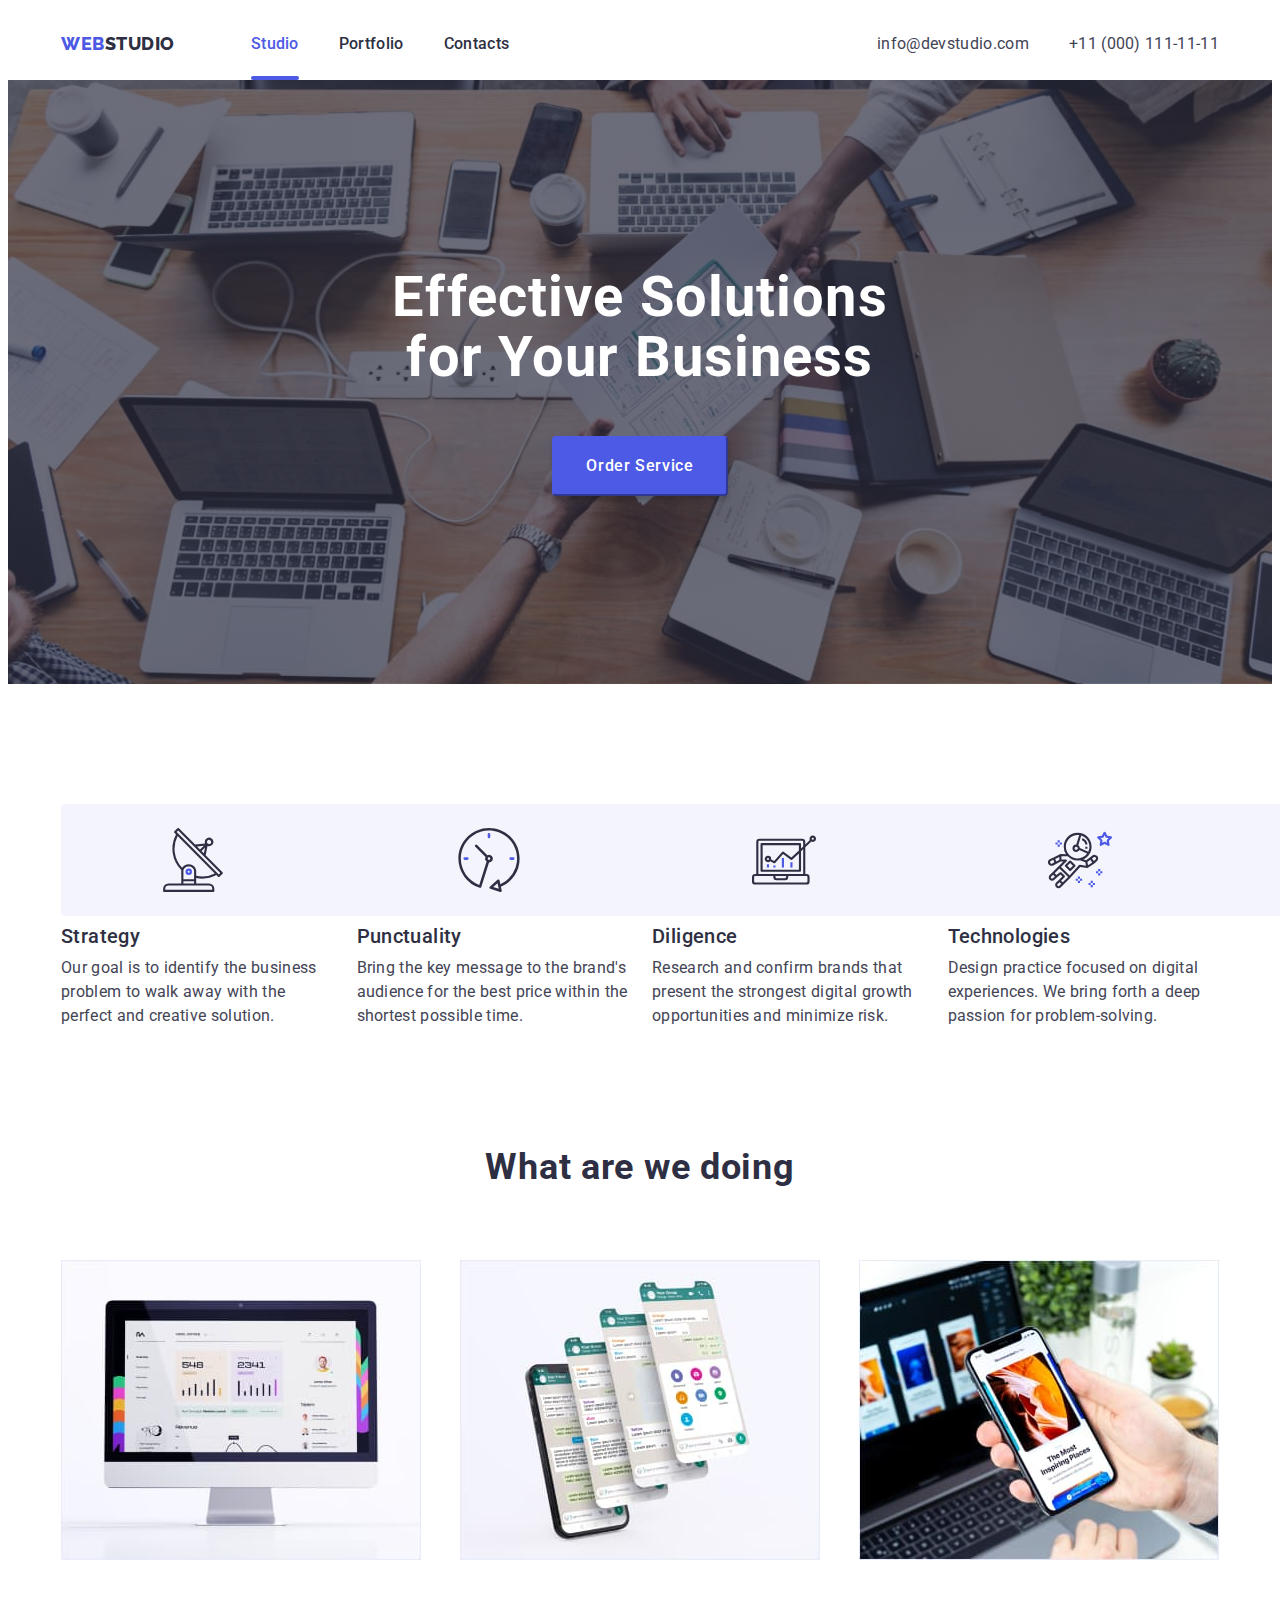
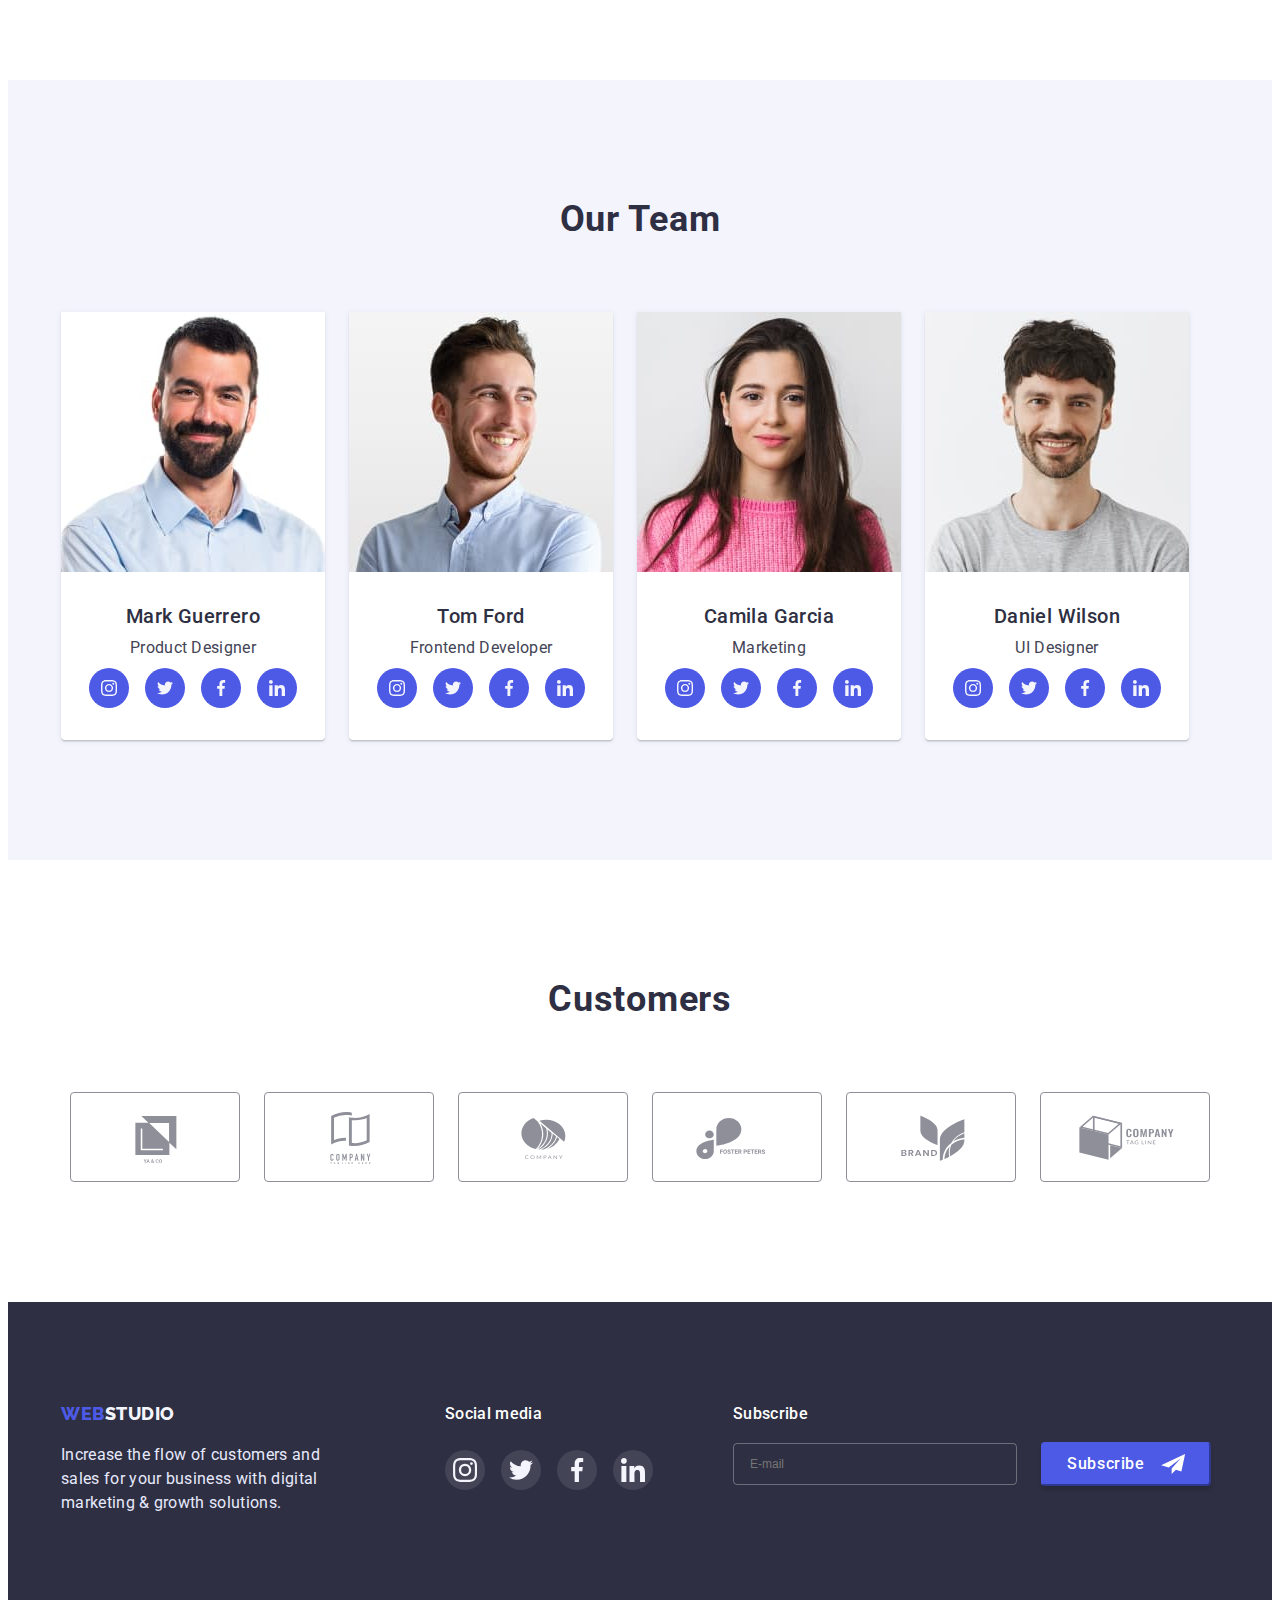
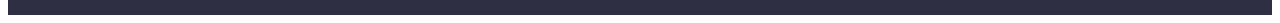
<file: index.html>
<!DOCTYPE html>
<html lang="en">
<head>
    <meta charset="UTF-8">
    <meta http-equiv="X-UA-Compatible" content="IE=edge">
    <meta name="viewport" content="width=device-width, initial-scale=1.0">
    <title>WebStudio</title>
    <link rel="preconnect" href="https://fonts.googleapis.com">
    <link rel="preconnect" href="https://fonts.gstatic.com" crossorigin>
    <link
        href="https://fonts.googleapis.com/css2?family=Raleway:wght@800&family=Roboto:wght@400;500;700;900&display=swap"
        rel="stylesheet">
    <link rel="stylesheet" href="https://cdnjs.cloudflare.com/ajax/libs/modern-normalize/1.1.0/modern-normalize.min.css"
        integrity="sha512-wpPYUAdjBVSE4KJnH1VR1HeZfpl1ub8YT/NKx4PuQ5NmX2tKuGu6U/JRp5y+Y8XG2tV+wKQpNHVUX03MfMFn9Q=="
        crossorigin="anonymous" referrerpolicy="no-referrer" />

    <link rel="stylesheet" href="./css/styles.css">
</head>
<body>
<!-- Header -->
    <header>
        <div class="container">
            <div class="header-container">
                
            <nav class="header-nav">
                <a class="logo-web" href="./index.html" >Web<span class="logo-dark">studio</span></a>
                <ul class="header-link">
                    <li class="header-menu"> <a class="nav-link current" href="./index.html">Studio</a></li>
                    <li class="header-menu"> <a class="nav-link" href="./portfolio.html">Portfolio</a></li>
                    <li class="header-menu"> <a class="nav-link" href="">Contacts</a></li>
                </ul>
            </nav>
            <address>
                <ul class="address-link">
                    <li>    <a class="address-menu" href="mailto:info@devstudio.com">info@devstudio.com</a></li>
                    <li>    <a class="address-menu" href="tel:+110001111111">+11 (000) 111-11-11</a></li>
                </ul>
            </address>
            </div>
        </div>
    </header>
    <main>
<!-- hero section -->
        <section class="hero-section">
            <div class="container">
                <div class="hero-wrapper"> 
                    <h1 class="hero-title">Effective Solutions for Your Business</h1>
                    <button class="hero-button" type="button" data-modal-open>Order Service</button>
                </div>
            </div>
        </section>
<!-- feature section -->
        <section class="features-section">
            <div class="container">
            <h2 hidden>features</h2>
            <ul class="features-list">
                <li class="features-item">
                    <div class="features-icons">
                    <svg class="features-icon">
                        <use href="./images/icons.svg#icon-antenna"></use>
                    </svg>
                    </div>
                    <h3 class="slogan-title">Strategy</h3>
                        <p>Our goal is to identify the business
                            problem to walk away with the perfect and creative solution.  </p>
                </li>
                <li class="features-item">
                    <div class="features-icons">
                    <svg class="features-icon">
                        <use href="./images/icons.svg#icon-clock"></use>
                    </svg>
                    </div>
                    <h3 class="slogan-title">Punctuality</h3>
                        <p>Bring the key message to the brand's audience for the best price within the shortest possible time. </p>
                </li>
                <li class="features-item">
                    <div class="features-icons">
                    <svg class="features-icon">
                        <use href="./images/icons.svg#icon-diagram"></use>
                    </svg>
                    </div>
                    <h3 class="slogan-title">Diligence</h3>
                        <p>Research and confirm brands that present the strongest digital growth opportunities and minimize risk. </p>
                </li>
                <li class="features-item">
                    <div class="features-icons">
                    <svg class="features-icon">
                        <use href="./images/icons.svg#icon-astronaut"></use>
                    </svg>
                    </div>
                    <h3 class="slogan-title">Technologies</h3>
                        <p>Design practice focused on digital experiences. We bring forth a deep passion for problem-solving. </p>
                </li>
            </ul>
            </div>
        </section>
<!-- job description -->
        <section class="description-section">
            <div class="container">
                <h2 class="secondary-title">What are we doing</h2>
                <ul class="description-list">
                    <li class="description-item"><img 
                            src="./images/img-comp.jpg" 
                            alt="monitor"
                            width="360"
                            height="300">
                    </li>
                    <li class="description-item">
                        <img src="./images/img-mob-soft.jpg" 
                            alt="mobile soft"
                            width="360"
                            height="300">
                    </li>
                    <li class="description-item">
                    <img src="./images/img-mob.jpg" 
                            alt="mobile phone"
                            width="360"
                            height="300">
                    </li>
                </ul>
            </div>
        </section>
<!-- section Team -->
        <section class="section-team">
            <div class="container">
            <h2 class="team-title">Our Team</h2>
                <ul class="team-link">
                    <li class="team-item">
                        <img src="./images/product-designer.jpg" alt="product designer photo" width="264" height="260">
                        <div class="team-text">
                            <h3 class="team-names">Mark Guerrero</h3>
                            <p>Product Designer</p>
                            <ul class="social-list">
                                <li class="social-item"><a class="social-link" href="#"><svg class="social-icon">
                                            <use href="./images/icons.svg#icon-instagram"></use>
                                        </svg></a></li>
                                <li class="social-item"><a class="social-link" href="#"><svg class="social-icon">
                                            <use href="./images/icons.svg#icon-twitter"></use>
                                        </svg></a></li>
                                <li class="social-item"><a class="social-link" href="#"><svg class="social-icon">
                                            <use href="./images/icons.svg#icon-facebook"></use>
                                        </svg></a></li>
                                <li class="social-item"><a class="social-link" href="#"><svg class="social-icon">
                                            <use href="./images/icons.svg#icon-linkedin"></use>
                                        </svg></a></li>
                            </ul>
                        </div>
                    </li>
                    <li class="team-item">
                        <img src="./images/frontend-developer.jpg" alt="frontend developer photo" width="264" height="260">
                        <div class="team-text">
                            <h3 class="team-names">Tom Ford</h3>
                            <p>Frontend Developer</p>
                            <ul class="social-list">
                                <li class="social-item"><a class="social-link" href="#"><svg class="social-icon">
                                            <use href="./images/icons.svg#icon-instagram"></use>
                                        </svg></a></li>
                                <li class="social-item"><a class="social-link" href="#"><svg class="social-icon">
                                            <use href="./images/icons.svg#icon-twitter"></use>
                                        </svg></a></li>
                                <li class="social-item"><a class="social-link" href="#"><svg class="social-icon">
                                            <use href="./images/icons.svg#icon-facebook"></use>
                                        </svg></a></li>
                                <li class="social-item"><a class="social-link" href="#"><svg class="social-icon">
                                            <use href="./images/icons.svg#icon-linkedin"></use>
                                        </svg></a></li>
                            </ul>  
                        </div>
                    </li>
                    <li class="team-item">
                        <img src="./images/marketing.jpg" alt="marketing photo" width="264" height="260">
                        <div class="team-text">
                            <h3 class="team-names">Camila Garcia</h3>
                            <p>Marketing</p>
                            <ul class="social-list">
                                <li class="social-item"><a class="social-link" href="#"><svg class="social-icon">
                                            <use href="./images/icons.svg#icon-instagram"></use>
                                        </svg></a></li>
                                <li class="social-item"><a class="social-link" href="#"><svg class="social-icon">
                                            <use href="./images/icons.svg#icon-twitter"></use>
                                        </svg></a></li>
                                <li class="social-item"><a class="social-link" href="#"><svg class="social-icon">
                                            <use href="./images/icons.svg#icon-facebook"></use>
                                        </svg></a></li>
                                <li class="social-item"><a class="social-link" href="#"><svg class="social-icon">
                                            <use href="./images/icons.svg#icon-linkedin"></use>
                                        </svg></a></li>
                            </ul>
                        </div>
                    </li>
                    <li class="team-item">
                        <img src="./images/ul-designer.jpg" alt="Designer photo" width="264" height="260">
                        <div class="team-text">
                            <h3 class="team-names">Daniel Wilson</h3>
                            <p>UI Designer</p>
                            <ul class="social-list">
                                <li class="social-item"><a class="social-link" href="#"><svg class="social-icon">
                                            <use href="./images/icons.svg#icon-instagram"></use>
                                        </svg></a></li>
                                <li class="social-item"><a class="social-link" href="#"><svg class="social-icon">
                                            <use href="./images/icons.svg#icon-twitter"></use>
                                        </svg></a></li>
                                <li class="social-item"><a class="social-link" href="#"><svg class="social-icon">
                                            <use href="./images/icons.svg#icon-facebook"></use>
                                        </svg></a></li>
                                <li class="social-item"><a class="social-link" href="#"><svg class="social-icon">
                                            <use href="./images/icons.svg#icon-linkedin"></use>
                                        </svg></a></li>
                            </ul>  
                        </div>
                    </li>
                </ul>  
                </div>
        </section>
        <section class="section-client">
            <div class="container">
            <h2 class="client-title">Customers</h2>
                <ul class="client-list">
                    <li class="client-link"><a class="client-icon" href="#"><svg class="client-icons">
                                                <use href="./images/icons.svg#icon-logo-one"></use>
                                            </svg></a></li>
                    <li class="client-link"><a class="client-icon" href="#"><svg class="client-icons">
                                                <use href="./images/icons.svg#icon-logo-two"></use>
                                            </svg></a></li>
                    <li class="client-link"><a class="client-icon" href="#"><svg class="client-icons">
                                                <use href="./images/icons.svg#icon-logo-three"></use>
                                            </svg></a></li>
                    <li class="client-link"><a class="client-icon" href="#"><svg class="client-icons">
                                                <use href="./images/icons.svg#icon-logo-four"></use>
                                            </svg></a></li>
                    <li class="client-link"><a class="client-icon" href="#"><svg class="client-icons">
                                                <use href="./images/icons.svg#icon-logo-five"></use>
                                            </svg></a></li>
                    <li class="client-link"><a class="client-icon" href="#"><svg class="client-icons">
                                                <use href="./images/icons.svg#icon-logo-six"></use>
                                            </svg></a></li>
                </ul>
            </div>
        </section>
    </main>
<!-- footer -->
    <footer class="footer-back">
        <div class="container footer-container">
            <div class="footer-item">
                <a class="logo-web" href="./index.html">Web<span class="logo-light">studio</span></a>
                <p class="footer-text">Increase the flow of customers and sales for your business with digital marketing & growth solutions.</p>
            </div>
            <div class="social-footer">
                <h2 class="footer-title">Social media</h2>
                    <ul class="social-list">
                        <li class="social-item-footer"><a class="social-link-footer" href="#"><svg class="social-icon-footer">
                                    <use href="./images/icons.svg#icon-instagram"></use>
                                </svg></a></li>
                        <li class="social-item-footer"><a class="social-link-footer" href="#"><svg class="social-icon-footer">
                                    <use href="./images/icons.svg#icon-twitter"></use>
                                 </svg></a></li>
                        <li class="social-item-footer"><a class="social-link-footer" href="#"><svg class="social-icon-footer">
                                       <use href="./images/icons.svg#icon-facebook"></use>
                                  </svg></a></li>
                         <li class="social-item-footer"><a class="social-link-footer" href="#"><svg class="social-icon-footer">
                                    <use href="./images/icons.svg#icon-linkedin"></use>
                                </svg></a></li>
                     </ul>
            </div>
            <div class="footer-subscribe">
                <form action="#" class="footer-form">
                    <p class="footer-title">Subscribe</p>
                    <div class="footer-subscribe-field">
                        <label for="user_email" class="footer-subscribe-filed"></label>
                        <input type="mail" name="email" placeholder="E-mail" id="user_email" class="imput-mail" />
                        <button type="submit" class="hero-button subscribe-button">Subscribe<svg class="footer-send">
                            <use href="./images/icons.svg#icon-send"></use>
                            </svg>
                        </button>
                    </div>
                </form>
            </div>
        </div>
    </footer>
    <!-- modal-window -->
    <div class="backdrop is-hidden" data-modal>
        <div class="modal">
            <button class="modal-close" type="button" data-modal-close><svg class="close">
                <use href="./images/icons.svg#icon-close"></use>
            </svg></button>
            <form action="#" class="modal-form" autocomplete="off">
                <p class="form-deskription">Leave your contacts and we will call you back</p>
                <label class="modal-label">
                    Name
                    <input type="text" name="name" class="form-input" required>
                    <svg class="form-icon">
                        <use href="./images/icons.svg#icon-person"></use>
                    </svg>
                </label>
                <label class="modal-label">
                    Phone
                    <input type="tel" name="phone" class="form-input" placeholder=" " required>
                    <svg class="form-icon">
                        <use href="./images/icons.svg#icon-phone"></use>
                    </svg>
                </label>
                <label class="modal-label">
                    Email
                    <input type="email" name="mail" class="form-input" required>
                    <svg class="form-icon">
                        <use href="./images/icons.svg#icon-email"></use>
                    </svg>
                </label>
                <label class="modal-label textarea-label">
                    Comment
                    <textarea name="comment" class="form-input textarea" placeholder="Text Input" rows="7"></textarea>
                </label>
                <label class="modal-checkbox">
                    <input type="checkbox" name="checkbox" class="checkbox">
                    <svg class="check-icon">
                        <use href="./images/icons.svg#icon-check"></use>
                    </svg>
                    I accept the terms and conditions of the
                    <a href="#">Privacy Policy</a>
                </label>
                <div class="modal-button-send">
                    <button type="submit" class="modal-send">Send</button>
                </div>

            </form>

        </div> 

    </div>

    <script src="./js/modal.js"></script>
</body>
</html>
</file>
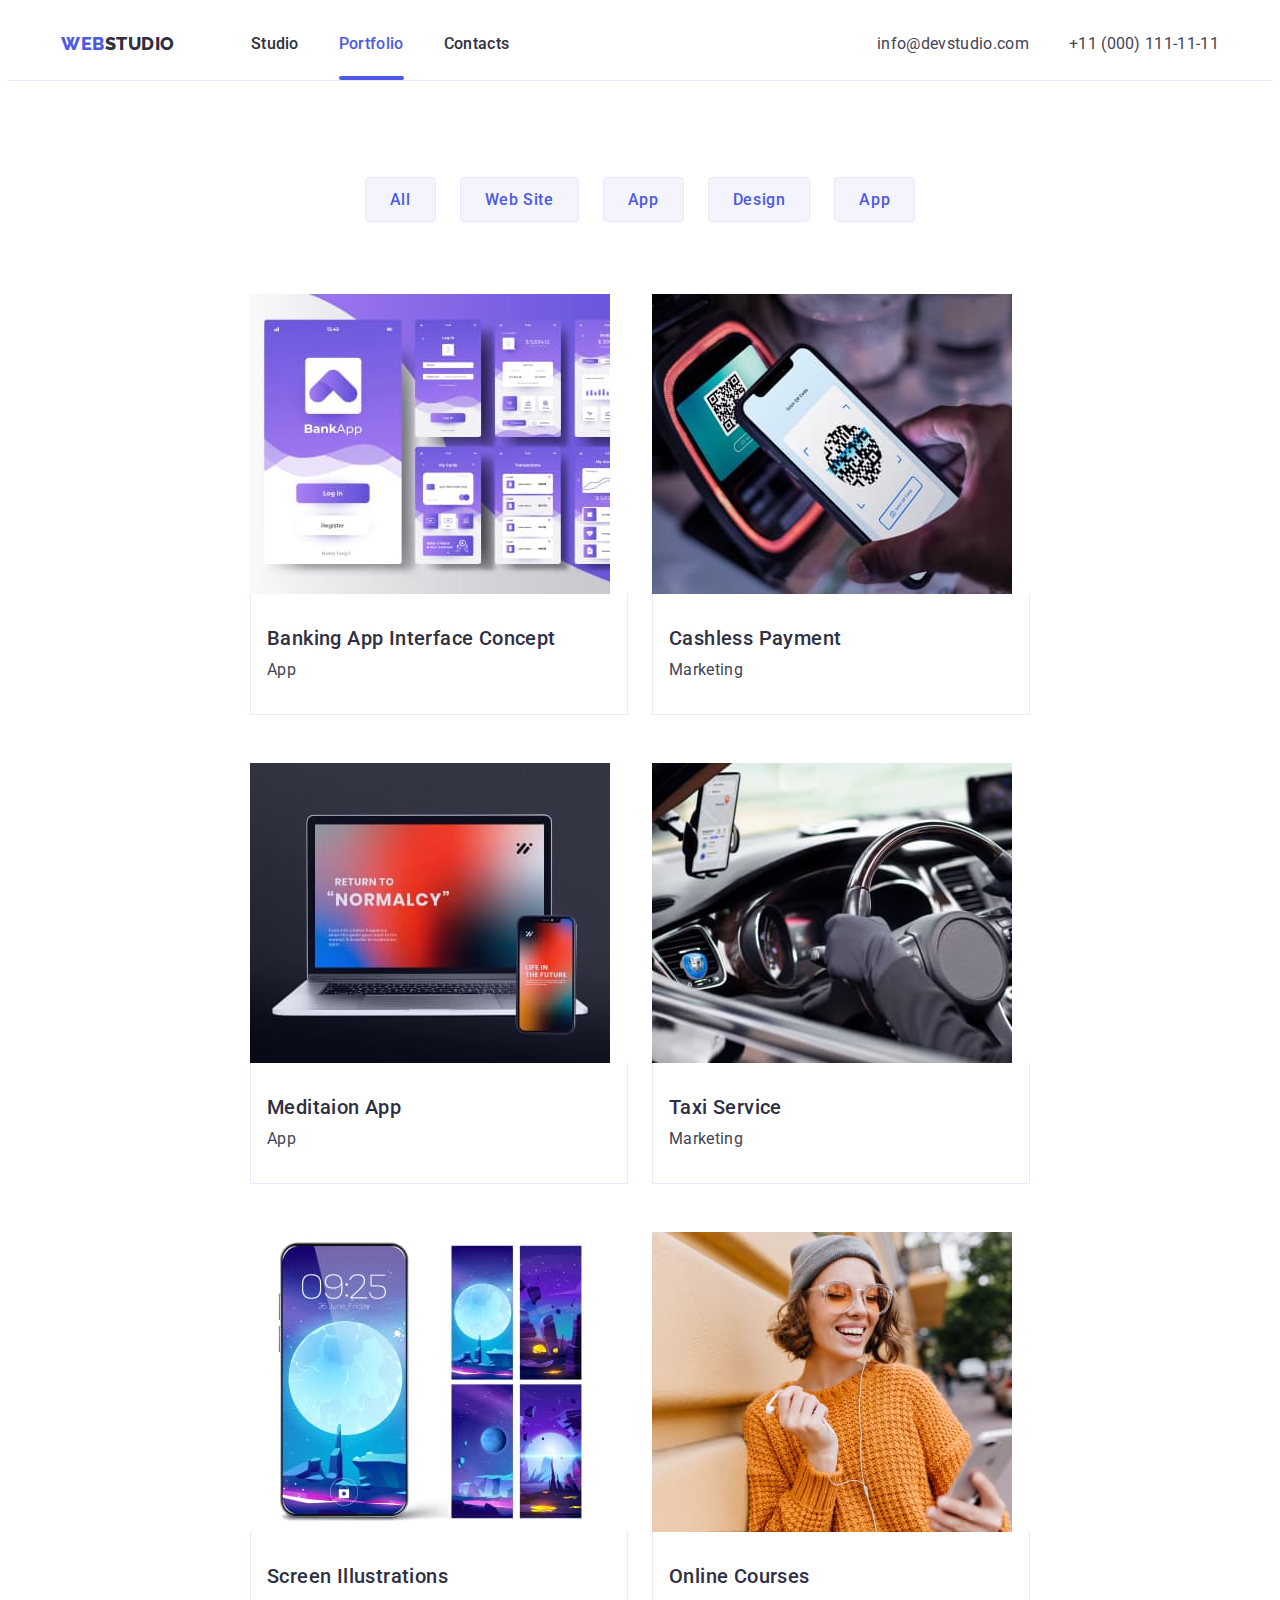
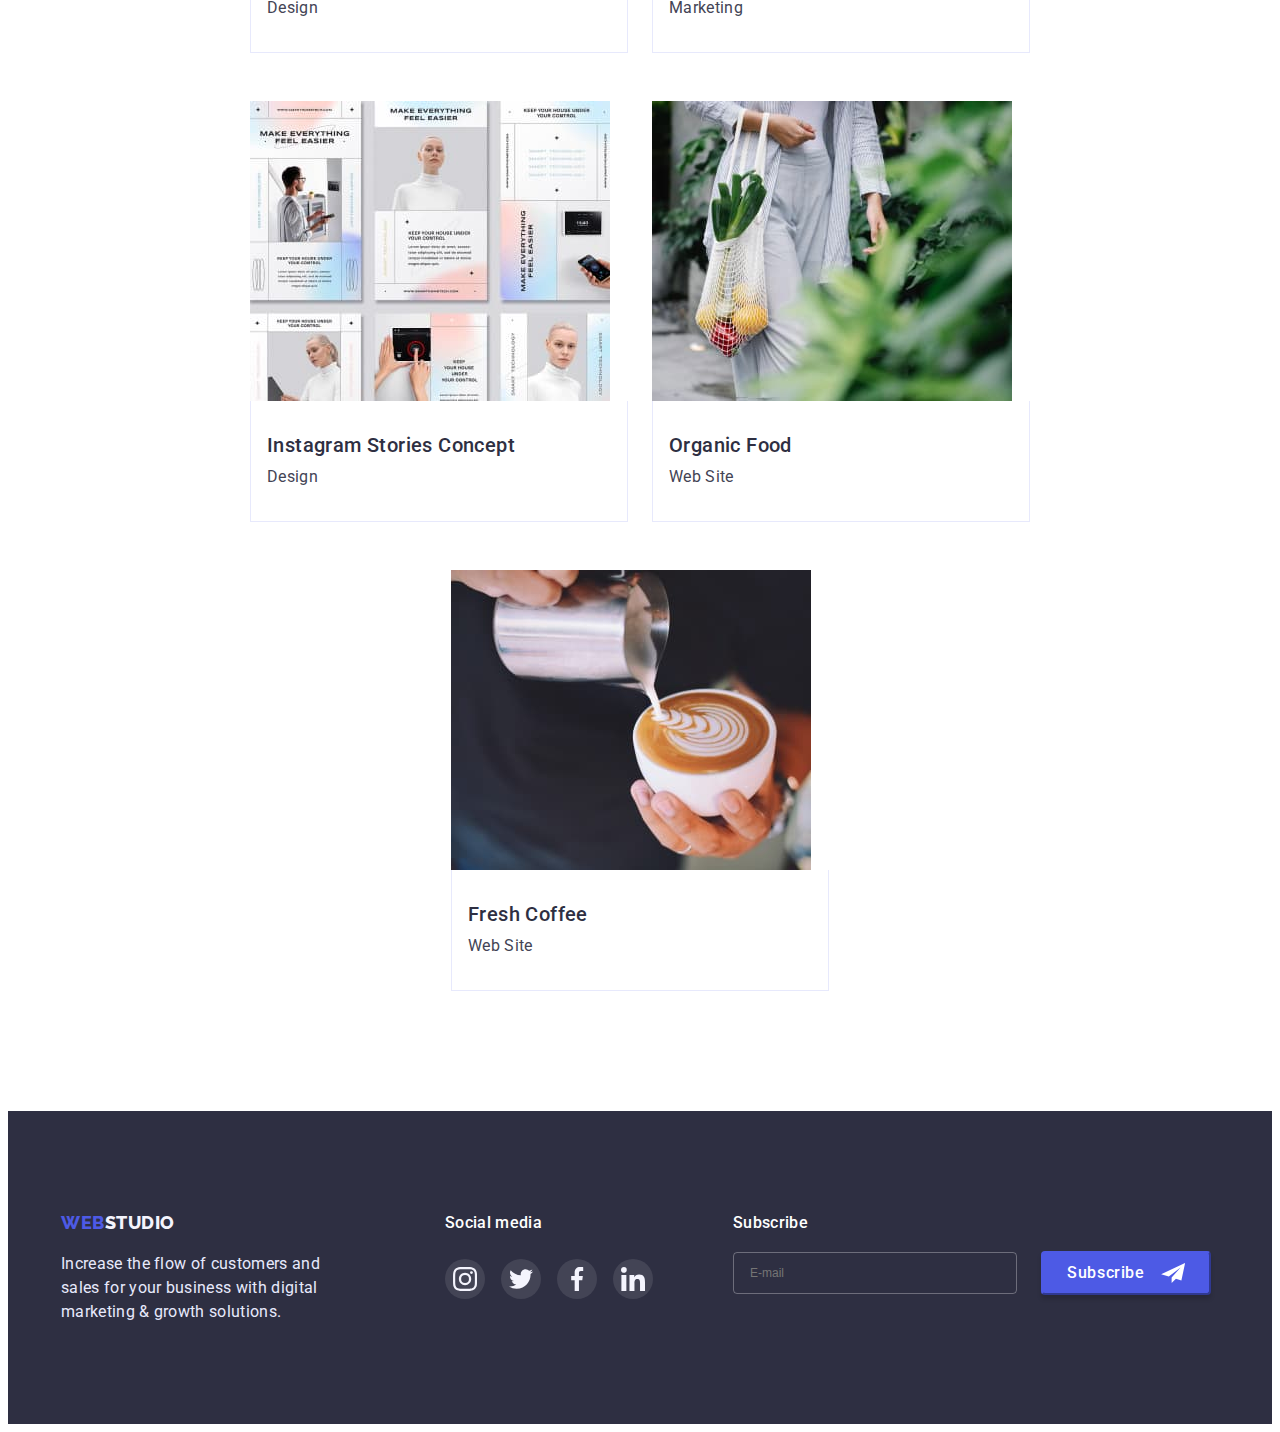
<file: portfolio.html>
<!DOCTYPE html>
<html lang="en">
<head>
    <meta charset="UTF-8">
    <meta http-equiv="X-UA-Compatible" content="IE=edge">
    <meta name="viewport" content="width=device-width, initial-scale=1.0">
    <title>WebStudio</title>
    <link rel="preconnect" href="https://fonts.googleapis.com">
    <link rel="preconnect" href="https://fonts.gstatic.com" crossorigin>
    <link href="https://fonts.googleapis.com/css2?family=Raleway:wght@800&family=Roboto:wght@400;500;700;900&display=swap"
        rel="stylesheet">
    <link rel="stylesheet" href="https://cdnjs.cloudflare.com/ajax/libs/modern-normalize/1.1.0/modern-normalize.min.css"
        integrity="sha512-wpPYUAdjBVSE4KJnH1VR1HeZfpl1ub8YT/NKx4PuQ5NmX2tKuGu6U/JRp5y+Y8XG2tV+wKQpNHVUX03MfMFn9Q=="
        crossorigin="anonymous" referrerpolicy="no-referrer" />

    <link rel="stylesheet" href="./css/styles.css">
</head>
<body>
    <header class="header">
        <div class="container">
            <div class="header-container">
                <nav class="header-nav">
                    <a class="logo-web" href="./index.html">Web<span class="logo-dark">studio</span></a>
                    <ul class="header-link">
                        <li class="header-menu"> <a class="nav-link" href="./index.html">Studio</a></li>
                        <li class="header-menu"> <a class="nav-link current" href="./portfolio.html">Portfolio</a></li>
                        <li class="header-menu"> <a class="nav-link" href="">Contacts</a></li>
                    </ul>
                </nav>
                <address>
                    <ul class="address-link">
                        <li> <a class="address-menu" href="mailto:info@devstudio.com">info@devstudio.com</a></li>
                        <li> <a class="address-menu" href="tel:+110001111111">+11 (000) 111-11-11</a></li>
                    </ul>
                </address>
            </div>
        </div>
    </header>
    <main>
    <!-- portfolio section -->
        <section class="section-portfolio">
            <div class="container nav-portfolio">
                <h1 hidden>features</h1>
                <ul class="nav-button">
                    <li><button class="filter-button" type="button">All</button></li>
                    <li><button class="filter-button" type="button">Web Site</button></li>
                    <li><button class="filter-button" type="button">App</button></li>
                    <li><button class="filter-button" type="button">Design</button></li>
                    <li><button class="filter-button" type="button">App</button></li>
                </ul>
            </div>
            <div class="container cards">
                <ul class="cards-item">
                    <li class="card">
                        <a class="link-portfolio" href="#">
                            <div class="cards-description">
                                <img src="./images/app-interface.jpg" alt="mobile interface" width="360" height="300">
                            <div class="cards-overlay">    
                                <p>14 Stylish and User-Friendly App Design Concepts · Task Manager App · Calorie Tracker App · Exotic Fruit Ecommerce App · Cloud Storage App</p>
                            </div>
                            </div>
                            <div class="cards-text">
                                <h2 class="filter-title">Banking App Interface Concept</h2>
                                <p class="text-portfolio">App</p>
                            </div>
                        </a>
                    </li>
                    <li class="card">
                        <a class="link-portfolio" href="#">
                        <div class="cards-description">
                        <img src="./images/cashless-payment.jpg" alt="mobile app" width="360" height="300">
                            <div class="cards-overlay">
                                <p>14 Stylish and User-Friendly App Design Concepts · Task Manager App · Calorie Tracker App · Exotic Fruit Ecommerce App · Cloud Storage App</p>
                            </div>
                        </div>
                        <div class="cards-text">
                        <h2 class="filter-title">Cashless Payment</h2>
                        <p class="text-portfolio">Marketing</p>
                        </div>
                        </a>
                    </li>
                    <li class="card">
                        <a class="link-portfolio" href="#">
                        <div class="cards-description">
                        <img src="./images/laptop.jpg" alt="laptop" width="360" height="300">
                            <div class="cards-overlay">    
                                <p>14 Stylish and User-Friendly App Design Concepts · Task Manager App · Calorie Tracker App · Exotic Fruit Ecommerce App · Cloud Storage App</p>
                            </div>
                        </div>
                        <div class="cards-text">
                        <h2 class="filter-title">Meditaion App</h2>
                        <p class="text-portfolio">App</p>
                        </div>
                        </a>
                    </li>
                    <li class="card">
                        <a class="link-portfolio" href="#">
                        <div class="cards-description">
                        <img src="./images/driver.jpg" alt="driver" width="360" height="300">
                            <div class="cards-overlay">    
                                <p>14 Stylish and User-Friendly App Design Concepts · Task Manager App · Calorie Tracker App · Exotic Fruit Ecommerce App · Cloud Storage App</p>
                            </div>
                        </div>
                        <div class="cards-text">
                        <h2 class="filter-title">Taxi Service</h2>
                        <p class="text-portfolio">Marketing</p>
                        </div>
                        </a>
                    </li>
                    <li class="card">
                        <a class="link-portfolio" href="#">
                        <div class="cards-description">
                        <img src="./images/mobile-screen.jpg" alt="mobile screen" width="360" height="300">
                            <div class="cards-overlay">
                                <p>14 Stylish and User-Friendly App Design Concepts · Task Manager App · Calorie Tracker App · Exotic Fruit Ecommerce App · Cloud Storage App</p>
                            </div>
                        </div>
                        <div class="cards-text">
                        <h2 class="filter-title">Screen Illustrations</h2>
                        <p class="text-portfolio">Design</p>
                        </div>
                        </a>
                    </li>
                    <li class="card">
                        <a class="link-portfolio" href="#">
                        <div class="cards-description">
                        <img src="./images/gerl.jpg" alt="girl in orange sweater" width="360" height="300">
                            <div class="cards-overlay">    
                                <p>14 Stylish and User-Friendly App Design Concepts · Task Manager App · Calorie Tracker App · Exotic Fruit Ecommerce App · Cloud Storage App</p>
                            </div>
                        </div>
                        <div class="cards-text">
                        <h2 class="filter-title">Online Courses</h2>
                        <p class="text-portfolio">Marketing</p>
                        </div>
                        </a>
                    </li>
                    <li class="card">
                        <a class="link-portfolio" href="#">
                        <div class="cards-description">
                        <img src="./images/instagram-stories.jpg" alt="instagram page" width="360" height="300">
                            <div class="cards-overlay">
                                <p>14 Stylish and User-Friendly App Design Concepts · Task Manager App · Calorie Tracker App · Exotic Fruit Ecommerce App · Cloud Storage App</p>
                            </div>
                        </div>
                        <div class="cards-text">
                        <h2 class="filter-title">Instagram Stories Concept</h2>
                        <p class="text-portfolio">Design</p>
                        </div>
                        </a>
                    </li>
                    <li class="card">
                        <a class="link-portfolio" href="#">
                        <div class="cards-description">
                        <img src="./images/vegetables.jpg" alt="vegetables" width="360" height="300">
                            <div class="cards-overlay">
                                <p>14 Stylish and User-Friendly App Design Concepts · Task Manager App · Calorie Tracker App · Exotic Fruit Ecommerce App · Cloud Storage App</p>
                            </div>
                        </div>
                        <div class="cards-text">
                        <h2 class="filter-title">Organic Food</h2>
                        <p class="text-portfolio">Web Site</p>
                        </div>
                        </a>
                    </li>
                    <li class="card">
                        <a class="link-portfolio" href="#">
                        <div class="cards-description">
                        <img src="./images/cup-of-coffee.jpg" alt="cup of coffee" width="360" height="300">
                            <div class="cards-overlay">
                                <p>14 Stylish and User-Friendly App Design Concepts · Task Manager App · Calorie Tracker App · Exotic Fruit Ecommerce App · Cloud Storage App</p>
                            </div>
                        </div>
                        <div class="cards-text">
                        <h2 class="filter-title">Fresh Coffee</h2>
                        <p class="text-portfolio">Web Site</p>
                        </div>
                        </a>
                    </li>
                </ul>
            </div>
        </section>
    </main>
    <footer class="footer-back">
        <div class="container footer-container">
            <div class="footer-item">
                <a class="logo-web" href="./index.html">Web<span class="logo-light">studio</span></a>
                <p class="footer-text">Increase the flow of customers and sales for your business with digital marketing &
                    growth solutions.</p>
            </div>
            <div class="social-footer">
                <h2 class="footer-title">Social media</h2>
                <ul class="social-list">
                    <li class="social-item-footer"><a class="social-link-footer" href="#"><svg class="social-icon-footer">
                                <use href="./images/icons.svg#icon-instagram"></use>
                            </svg></a></li>
                    <li class="social-item-footer"><a class="social-link-footer" href="#"><svg class="social-icon-footer">
                                <use href="./images/icons.svg#icon-twitter"></use>
                            </svg></a></li>
                    <li class="social-item-footer"><a class="social-link-footer" href="#"><svg class="social-icon-footer">
                                <use href="./images/icons.svg#icon-facebook"></use>
                            </svg></a></li>
                    <li class="social-item-footer"><a class="social-link-footer" href="#"><svg class="social-icon-footer">
                                <use href="./images/icons.svg#icon-linkedin"></use>
                            </svg></a></li>
                </ul>
            </div>
            <div class="footer-subscribe">
                <form action="#" class="footer-form">
                    <p class="footer-title">Subscribe</p>
                    <div class="footer-subscribe-field">
                        <label for="email" class="footer-subscribe-filed">
                            <input type="mail" name="email" placeholder="E-mail" class="imput-mail" />
                        </label>
                        <button type="submit" class="hero-button subscribe-button">Subscribe<svg class="footer-send">
                                <use href="./images/icons.svg#icon-send"></use>
                            </svg>
                        </button>
                    </div>
                </form>
            </div>
        </div>
    </footer>
</body>
</html>
</file>
<file: css/styles.css>
:root {
        --color-primary: #434455;
        --color-secondary: #E7E9FC;
        --color-dark-bg: #2E2F42;
        --color-brand: #4D5AE5;
        --color-light: #fff;
        --color-light-bg: #F4F4FD;
        --color-bg-button: #404BBF;
        --transition: 250ms cubic-bezier(0.4, 0, 0.2, 1);
}
p,
h1,
h2,
h3,
h4,
h5,
h6 {
        margin-top: 0;
        margin-bottom: 0;
}
ul {
        list-style: none;
        margin: 0;
        padding-left: 0;
}
img {
        display: block;
        max-width: 100%;
        height: auto;}
body {
        color: var(--color-primary);
        font-family: 'Roboto', sans-serif;
        font-weight: 400;
        line-height: 1.5;
        font-size: 16px;
        letter-spacing: 0.02em;
}
.header {
        border-bottom: 1px solid #E7E9FC;
}
.container {
        
        max-width: 1158px;
        margin: 0 auto;
        padding: 0 15px;
}
.header-container {
        display: flex;
        align-items: center;
        height: 72px;
        width: 100%;       
}
.header-nav {
        display: flex;
        align-items: center;
        flex-grow: 1;
        gap: 76px;
}
.header-link {
        list-style-type: none;
        display: flex;
        flex-direction: row;
        align-items: flex-start;
        gap: 40px;

}
.header-menu {
        display: flex;
}

/* Логотип */
.logo-web {
        color: var(--color-brand);
        font-family: 'Raleway',sans-serif;
        font-weight: 800;
        font-size: 18px;
        line-height: 1.33;
        letter-spacing: 0.03em;
        text-transform: uppercase;
        text-decoration: none;
        padding-top: 20px;
        padding-bottom: 20px;
}
.logo-dark {
        font-family: 'Raleway',sans-serif;
        font-weight: 800;
        font-size: 18px;
        line-height: 1.33;
        letter-spacing: 0.03em;
        text-transform: uppercase;
        color: var(--color-dark-bg);
}
.logo-light {
        color: var(--color-light-bg);
        font-family:'Raleway',sans-serif;
        font-weight: 800;
        font-size: 18px;
        line-height: 1.16;
        letter-spacing: 0.03em;
        text-transform: uppercase;
}
/* шапка */
.nav-link {
        position: relative;
        text-decoration: none;
        color: var(--color-dark-bg);
        font-size: 16px;
        font-weight: 500;
        line-height: 1.5;
        letter-spacing: 0.02em;
        padding: 24px 0;
        transition-property: color;
        transition-duration: 250ms;
        transition-timing-function: var(--transition)
        }
.nav-link.current {
                color: var(--color-brand);
        }
.nav-link.current::after {
        position: absolute;
        content: '';
        left: 0;
        width: 100%;
        height: 4px;
        border-radius: 2px;
        background-color: currentColor;
        bottom: 0;
}
.nav-link:hover,
.nav-link:focus {
        color: var(--color-bg-button);
}
.address-link {
        list-style-type: none;
        display: flex;
        align-items: center;
        gap: 40px;
}
.address-menu {
        color: var(--color-primary);
        text-decoration: none;
        font-size: 16px;
        line-height: 1.5;
        font-style: normal;
        letter-spacing: 0.02em;
        transition-property: color;
        transition-duration: 250ms;
        transition-timing-function: var(--transition)
}
.address-menu:hover,
.address-menu:focus {
        color: var(--color-bg-button);
}
/* секция герой */
.hero-section {
        background-color: var(--color-dark-bg);
        padding: 188px 0;
        background-image: linear-gradient(rgba(46, 47, 66, 0.7), rgba(46, 47, 66, 0.7)), url('../images/people-office.jpg');
        background-repeat: no-repeat;
        background-position: center;
        background-size: cover;  
        max-width: 1440px;
        margin: 0 auto;
}
.hero-wrapper {
        display: flex;
        align-items: center;
        justify-content: center;
        flex-direction: column;
        gap: 48px;      
}
.hero-title {
        color: var(--color-light);
        font-weight: 700;
        font-size: 56px;
        line-height: 1.07;
        letter-spacing: 0.02em;
        max-width: 496px;
        text-align: center;   
}
.hero-button {
        color: var(--color-light);
        font-size: 16px;
        font-weight: 500;
        font-family: 'Roboto',sans-serif;
        line-height: 1.5;
        letter-spacing: 0.04em;
        background-color: var(--color-brand);
        box-shadow: 0px 4px 4px rgba(0, 0, 0, 0.15);
        border-radius: 4px;
        cursor: pointer;
        display: flex;
        flex-direction: row;
        align-items: flex-start;
        padding: 16px 32px;
        gap: 10px;
        border-color: var(--color-brand);
        transition-property: background-color;
        transition-duration: 250ms;
        transition-timing-function: var(--transition)
}
.hero-button:hover,
.hero-button:focus{
        background-color: var(--color-bg-button);
}
/* секция слогон! */
.features-section {
        padding: 120px 0;
}
.features-list {
        display: flex;
        align-items: flex-start;
        margin: 0;
        padding: 0;
        justify-content: space-between;
        gap: 24px;
}
.features-icons {
        display: flex;
        align-items: center;
        width: 100%;
                height: 100%;
        padding: 24px 100px;
        background-color: var(--color-light-bg);
        border-radius: 4px;
        fill: var(--color-dark-bg);
        margin-bottom: 8px;        
}
.features-icon {
        width: 64px;
        height: 64px;
}
.features-item {
        width: calc(100% / 3 - 72px);
        
}
.description-list{
        display: flex;
        align-items: flex-start;
        margin: 0;
        padding: 0;
        justify-content: space-between;
        flex-grow: 1;
}
.description-section {
        padding-bottom: 120px;
}
.slogan-title {
        color: var(--color-dark-bg);
        letter-spacing: 0.02em;
        font-weight: 500;
        font-size: 20px;
        line-height: 1.2;
        margin-bottom: 8px;
}

/* секция чем занимаются */
.secondary-title {
        color: var(--color-dark-bg);
        font-weight: 700;
        font-size: 36px;
        line-height: 1.11;
        letter-spacing: 0.02em;
        text-align: center;
        margin-bottom: 72px;
}

/* секция команда */
.section-team {
        background:var(--color-light-bg);
        padding: 120px 0;
}
.team-title {
        color: var(--color-dark-bg);
        font-weight: 700;
        font-size: 36px;
        line-height: 1.11;
        letter-spacing: 0.02em;
        text-align: center;
        margin-bottom: 72px;
}
.team-link {
        display: flex;
        gap: 24px;
        margin: 0;
        padding-left: 0;
        
}
.team-item {
        text-align: center;
        flex-basis: calc((100%/4)-72px);
        background: var(--color-light);
        box-shadow: 0px 1px 6px rgba(46, 47, 66, 0.08), 0px 1px 1px rgba(46, 47, 66, 0.16), 0px 2px 1px rgba(46, 47, 66, 0.08);
        border-radius: 0px 0px 4px 4px;   
}
.team-names {
        color: var(--color-dark-bg);
        font-weight: 500;
        font-size: 20px;
        line-height: 1.2;
        letter-spacing: 0.02em;
        padding-bottom: 8px;
}
.team-text {
        padding: 32px 0;
}
/* секция клиенты */
.client-title {
        color: var(--color-dark-bg);
        font-weight: 700;
        font-size: 36px;
        line-height: 1.11;
        letter-spacing: 0.02em;
        text-align: center;
        margin-bottom: 72px;}
.section-client {
        padding: 120px 0;
}
.client-list{
        display: flex;
        gap: 24px;
        justify-content: center;
}
/* .client-link {
        
} */
.client-icon {
        display: flex;
        width: 168px;
        height: 88px;
        color: #8E8F99;
        border: 1px solid #8E8F99;
        border-radius: 4px;
        flex-direction: row;
        align-items: center;
        justify-content: center;
        border-color: currentColor;
        transition-property: color, border-color;
        transition-duration: 250ms;
        transition-timing-function: var(--transition)
}

.client-icons {
        display: inline-block;
        width: 104px;
        height: 56px;
        fill: currentColor;
}

.client-icon:hover,
.client-icon:focus{
        color: var(--color-bg-button);
        border-color: var(--color-bg-button);
}


/* подвал */
.footer-container {
        display: flex;
}
.footer-item {
        width: 264px;

}
.footer-back {
        background: var(--color-dark-bg);
        padding: 100px 0;
}
.footer-text {
        color: var(--color-secondary);
        margin-top: 16px;
}
.social-footer {
        display: flex;  
        flex-direction: column;   
        gap: 16px;
        margin-left: 120px;
        margin-right: 80px;
}
.footer-title {
        font-family: 'Roboto', sans-serif;
        font-style: normal;
        font-weight: 500;
        font-size: 16px;
        line-height: 1.5;
        letter-spacing: 0.02em;
        color: var(--color-light);
}
.social-icon-footer {
        width: 24px;
        height: 24px;
}
.social-item-footer{
        width: 40px;
        height: 40px;
}
.social-link-footer{
        display: flex;
        align-items: center;
        justify-content: center;
        width: 100%;
        height: 100%;
        fill: var(--color-light-bg);
        border-radius: 50%;
        background: rgba(255, 255, 255, 0.1);
        transition-property: background-color;
        transition-duration: 250ms;
        transition-timing-function: var(--transition)
}
.social-link-footer:hover,
.social-link-footer:focus {
        background-color: #31D0AA;
}
.imput-mail {
        color: var(--color-secondary);
        width: 264px;
        padding-left: 16px;
        padding-top: 8px;
        padding-bottom: 8px;
        font-size: 12px;
        line-height: 2;
        background-color: transparent;
        border: 1px solid rgba(255, 255, 255, 0.3);
        border-radius: 4px;
}
.footer-subscribe {
        display: flex;
        gap: 16px;
}
.footer-subscribe-field {
        display: flex;
        align-items: center;
        /* gap: 24px; */
        margin-top: 16px;
}
.subscribe-button {
        display: flex;
        justify-content: center;
        align-items: center;
        padding: 8px 24px;
        gap: 16px;   
        margin-left: 24px;
}
.footer-send {
        width: 24px;
        height: 20px;
        fill: var(--color-light);
}
/* секция фильтр */
.nav-portfolio {
        display: flex;
        justify-content: center;
        gap: 24px;
        margin-bottom: 72px;
}
.nav-button {
        display: flex;
        gap: 24px;
        
}
.filter-button {
        color: var(--color-brand);
        font-weight: 500;  
        font-size: 16px;
        font-family: 'Roboto', sans-serif;
        letter-spacing: 0.04em;
        background: var(--color-light-bg);
        border: 1px solid var(--color-secondary);
        border-radius: 4px;
        cursor: pointer;
        padding: 12px 24px;
        transition-property: background-color, color, box-shadow, border;
        transition-duration: 250ms;
        transition-timing-function: var(--transition)
}

.filter-button:hover,
.filter-button:focus {
        color: var(--color-light);
        background: var(--color-bg-button);
        box-shadow: 0px 3px 1px rgba(0, 0, 0, 0.1), 0px 2px 1px rgba(0, 0, 0, 0.08), 0px 2px 2px rgba(0, 0, 0, 0.12);
        border-color: var(--color-brand);

}
.filter-title {
        color: var(--color-dark-bg);
        font-weight: 500;
        font-size: 20px;
        line-height: 1.2;
        letter-spacing: 0.02em;
        margin-bottom: 8px;
}
.section-portfolio {
        padding: 96px 0 120px 0;
}
.card {
        flex-basis: calc((100% - 48px) / 3);
}
.link-portfolio {
        display: block;
        text-decoration: none;
        transition: box-shadow var(--transition);
        transition-property: color;
        transition-duration: 250ms;
        transition-timing-function: var(--transition)
}
.link-portfolio:hover,
.link-portfolio:focus {
        transition-property: color;
        transition-duration: 250ms;
        transition-timing-function: var(--transition); 
        box-shadow: 0px 1px 6px rgba(46, 47, 66, 0.08), 0px 1px 1px rgba(46, 47, 66, 0.16), 0px 2px 1px rgba(46, 47, 66, 0.08);
}
.cards {
        display: flex;
        flex-direction: column;       
}
.cards-item {
        display: flex;
        flex-wrap: wrap;
        justify-content: center;
        column-gap: 24px;
        row-gap: 48px;
        flex-basis: calc(100% / 3 - 48px);
        padding-left: 0;
        margin: 0;    
}
.cards-text {
        width: 360px;
        padding: 32px 0 32px 16px;
        border: solid #E7E9FC;
        border-width: 0 1px 1px 1px;
}

.cards-description {
        position: relative;
        overflow: hidden;
}
.cards-overlay {
        padding: 40px 32px 0 32px;
        color: var(--color-light);
        background-color: var(--color-brand);
        position: absolute;
        top: 0;
        left: 0;
        width: 100%;
        height: 100%;
        transform: translateY(100%);
        transition-property: transform;
        transition-duration: 250ms;
        transition-timing-function: var(--transition);
}
.link-portfolio:hover .cards-overlay,
.link-portfolio:focus .cards-overlay {
        transform: translateY(0);
}
.text-portfolio {
        color: var(--color-primary);
}

/* social */
.social-list {
        display: flex;
        gap: 16px;
        justify-content: center;
        margin-top: 8px;
}
.social-link {
        display: flex;
        align-items: center;  
        justify-content: center;
        width: 100%;
        height: 100%;
        background-color: var(--color-brand);
        border-radius: 50%;
        transition-property: background-color;
        transition-duration: 250ms;
        transition-timing-function: var(--transition)
}
.social-link:hover,
.social-link:focus {
        background-color: var(--color-bg-button);
}
.social-item {   
        width: 40px;
        height: 40px;
}
.social-icon {
        width: 16px;
        height: 16px;
        fill: #F4F4FD;
}
/* modal */
.backdrop {
        position: fixed;
        top: 0;
        left: 0;
        display: flex;
        align-items: center;
        justify-content: center;
        width: 100%;
        height: 100%;
        padding: 20px 0;
        z-index: 100;
        background-color: rgba(46, 47, 66, 0.4);
        transition: opacity var(--transition), visibility var(--transition);
}
.backdrop.is-hidden {
        opacity: 0;
        visibility: hidden;
        pointer-events: none;
}
.modal {
        position: relative;
        max-width: 408px;       
        width: 100%;
        padding: 72px 24px 24px 24px;
        opacity: 1;
        background-color: #fcfcfc;
        box-shadow: 0px 1px 1px rgb(0 0 0 / 14%), 0px 1px 3px rgb(0 0 0 / 12%), 0px 2px 1px rgb(0 0 0 / 20%);
        border-radius: 4px;
        transition: opacity var(--transition), visibility var(--transition);
}
.modal-close {
        position: absolute;
        color: #000;
        top: 24px;
        right: 24px;
        display: flex;
        align-items: center;
        justify-content: center;
        width: 24px;
        height: 24px;
        background-color: #e7e9fc;
        border: 1px solid rgba(0, 0, 0, 0.1);
        border-radius: 50%;
        transition: background-color var(--transition), color var(--transition);
        cursor: pointer;
        }
.modal-close:focus,
.modal-close:hover {
        background-color: var(--color-bg-button);
        color: var(--color-light);
}
        
.close {
        display: block;
        width: 8px;
        height: 8px;
        fill: currentColor;
        margin: 0;
        position: absolute;
        top: 50%;
        left: 50%;
        transform: translate(-50%, -50%);
}
.modal-form {
        display: block;
        margin-top: 0;
}
.form-deskription {
        margin-bottom: 16px;
        text-align: center;
        line-height: 1.5;
        font-weight: 500;
}
.modal-label {
        max-width: 360px;
        display: flex;
        flex-direction: column;
        color: #8E8F99;
        font-size: 12px;
        line-height: 1.16;
        position: relative;
        margin-bottom: 8px;
}
.form-input {
        height: 40px;
        margin-top: 4px;
        border: 1px solid rgba(33, 33, 33, 0.2);
        border-radius: 4px;
        padding-left: 16px;
        padding-top: 8px;
        padding-bottom: 8px;
        transition-property: color, border;
        transition-duration: 250ms;
        transition-timing-function: cubic-bezier(0.4, 0, 0.2, 1);
        outline: 0px;
        color: var(--color-dark-bg);
        padding-left: 38px;
}
.form-input:focus-visible,
.form-input:focus {
        border: 1px solid var(--color-brand);
        color: var(--color-brand);
}
.form-icon {
        width: 18px;
        height: 24px;
        position: absolute;
        top: 26px;
        left: 16px;
        display: inline-block;
        fill: var(--color-dark-bg);
        transition-property: fill;
        transition-duration: 250ms;
        transition-timing-function: cubic-bezier(0.4, 0, 0.2, 1);
}
.form-input:focus-visible+.form-icon,
.form-input:focus+.form-icon {
        fill: var(--color-brand);

}
.textarea-label {
        height: 138px;
        margin-bottom: 16px;
}
.textarea {
        resize: none;
        padding-left: 16px;
        height: 120px;
}
.textarea:placeholder {
        color: rgb(117, 117, 117, 0.5)
}
.modal-checkbox {
        display: block;
        margin-bottom: 24px;
        /* margin-top: 16px; */
        font-size: 12px;
        position: relative;
        padding-left: 24px;
        letter-spacing: 0.04em;
}
.modal-button-send {
        display: flex;
        justify-content: center;
}
.checkbox {
        appearance: none;
        -webkit-appearance: none;
        -moz-appearance: none;
}
.check-icon {
        display: inline-block;
        width: 16px;
        height: 16px;
        padding: 4px 3px;
        background-color: #fff;
        fill: #fff;
        position: absolute;
        top: 0;
        left: 0;
        border: 1.25px solid var(--color-dark-bg);
        border-radius: 2px;
        transition-property: fill, border, background-color;
        transition-duration: 250ms;
        transition-timing-function: cubic-bezier(0.4, 0, 0.2, 1);
}
.checkbox:checked+.check-icon {
        background-color: var(--color-bg-button);
        fill: #fff;
        border: none;
}
.modal-send {
        color: var(--color-light);
        line-height: 1.5;
        letter-spacing: 0.04em;
        background-color: var(--color-brand);
        box-shadow: 0px 4px 4px rgb(0 0 0 / 15%);
        border-radius: 4px;
        cursor: pointer;
        padding: 16px 32px;
        min-width: 169px;
        border-color: var(--color-brand);
        transition-property: background-color;
        transition-duration: 250ms;
        transition-timing-function: var(--transition);
}
.modal-send:hover,
.modal-send:focus {
        background-color: var(--color-bg-button);
}
</file>
